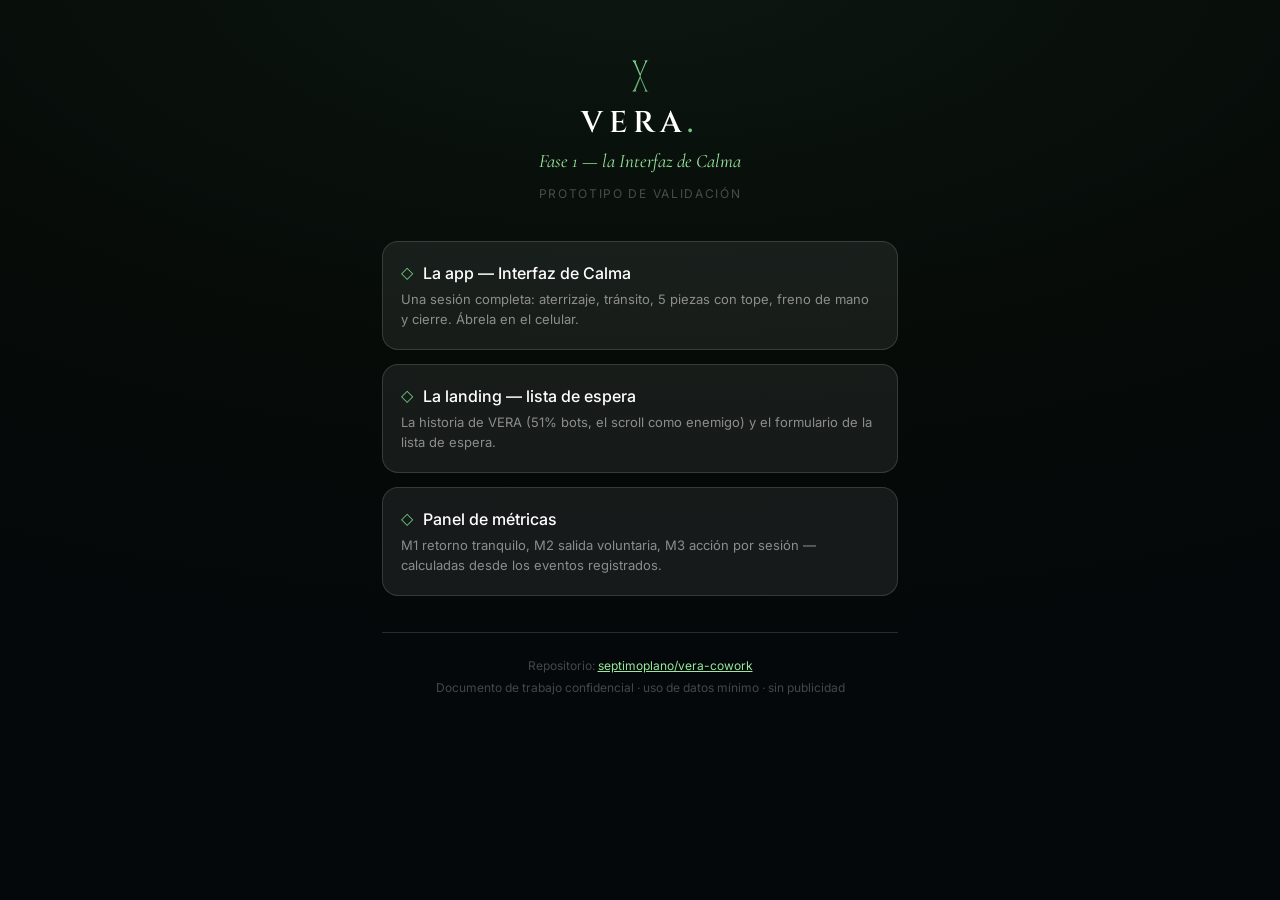
<file: index.html>
<!DOCTYPE html>
<html lang="es">
<head>
  <meta charset="UTF-8">
  <meta name="viewport" content="width=device-width, initial-scale=1.0, viewport-fit=cover">
  <meta name="theme-color" content="#080e0a">
  <title>VERA — portada</title>
  <meta name="description" content="Portada del prototipo de validación de VERA: la app Interfaz de Calma, el panel de métricas y la landing.">
  <link rel="preconnect" href="https://fonts.googleapis.com">
  <link href="https://fonts.googleapis.com/css2?family=Cinzel:wght@400;600&family=Cormorant+Garamond:ital,wght@0,300;0,400&family=Inter:wght@300;400;500&display=swap" rel="stylesheet">
  <style>
    :root{
      --g100:#99E89D;--g200:#73C883;--g300:#4DA768;--g400:#26874E;--g500:#006633;
      --text:rgba(255,255,255,.92);--muted:rgba(255,255,255,.50);--faint:rgba(255,255,255,.26);
      --glass-bg:rgba(255,255,255,.07);--glass-border:rgba(255,255,255,.14);--radius:16px;
    }
    *,*::before,*::after{margin:0;padding:0;box-sizing:border-box;}
    body{
      background:radial-gradient(120% 80% at 50% -5%, #0d1712 0%, #060b08 55%, #04080a 100%) fixed;
      color:var(--text);font-family:'Inter',system-ui,sans-serif;-webkit-font-smoothing:antialiased;
      min-height:100vh;overflow-x:hidden;
    }
    .wrap{max-width:560px;margin:0 auto;padding:60px 22px 72px;}
    header{text-align:center;margin-bottom:40px;}
    .vmark{display:inline-flex;flex-direction:column;line-height:.6;font-family:'Cinzel',serif;color:var(--g200);font-size:22px;}
    .vmark span:last-child{transform:scaleY(-1);opacity:.85;}
    .brand{font-family:'Cinzel',serif;letter-spacing:.2em;font-size:30px;color:#fff;font-weight:600;margin-top:14px;}
    .brand .dot{color:var(--g200);}
    .sub{font-family:'Cormorant Garamond',serif;font-style:italic;font-size:19px;color:var(--g100);margin-top:6px;}
    .nota{font-size:12px;color:var(--faint);letter-spacing:.14em;text-transform:uppercase;margin-top:14px;}

    a.tile{display:block;text-decoration:none;color:inherit;border:1px solid var(--glass-border);background:var(--glass-bg);
      border-radius:var(--radius);padding:20px 18px;margin-bottom:14px;transition:border-color .2s,background .2s;}
    a.tile:hover{border-color:var(--g300);background:rgba(115,200,131,.08);}
    .tile-t{font-size:16px;color:#fff;font-weight:500;display:flex;align-items:center;gap:10px;}
    .tile-t .ic{color:var(--g200);font-family:'Cinzel',serif;}
    .tile-d{font-size:13px;color:var(--muted);margin-top:6px;line-height:1.5;}

    footer{margin-top:36px;text-align:center;font-size:12px;color:var(--faint);line-height:1.8;border-top:1px solid var(--glass-border);padding-top:22px;}
    footer a{color:var(--g100);}
  </style>
</head>
<body>
  <div class="wrap">
    <header>
      <span class="vmark"><span>V</span><span>V</span></span>
      <div class="brand">VERA<span class="dot">.</span></div>
      <div class="sub">Fase 1 — la Interfaz de Calma</div>
      <div class="nota">Prototipo de validación</div>
    </header>

    <a class="tile" href="app/index.html">
      <div class="tile-t"><span class="ic">◇</span> La app — Interfaz de Calma</div>
      <div class="tile-d">Una sesión completa: aterrizaje, tránsito, 5 piezas con tope, freno de mano y cierre. Ábrela en el celular.</div>
    </a>

    <a class="tile" href="landing/index.html">
      <div class="tile-t"><span class="ic">◇</span> La landing — lista de espera</div>
      <div class="tile-d">La historia de VERA (51% bots, el scroll como enemigo) y el formulario de la lista de espera.</div>
    </a>

    <a class="tile" href="app/metricas.html">
      <div class="tile-t"><span class="ic">◇</span> Panel de métricas</div>
      <div class="tile-d">M1 retorno tranquilo, M2 salida voluntaria, M3 acción por sesión — calculadas desde los eventos registrados.</div>
    </a>

    <footer>
      Repositorio: <a href="https://github.com/septimoplano/vera-cowork">septimoplano/vera-cowork</a><br>
      Documento de trabajo confidencial · uso de datos mínimo · sin publicidad
    </footer>
  </div>
</body>
</html>
</file>
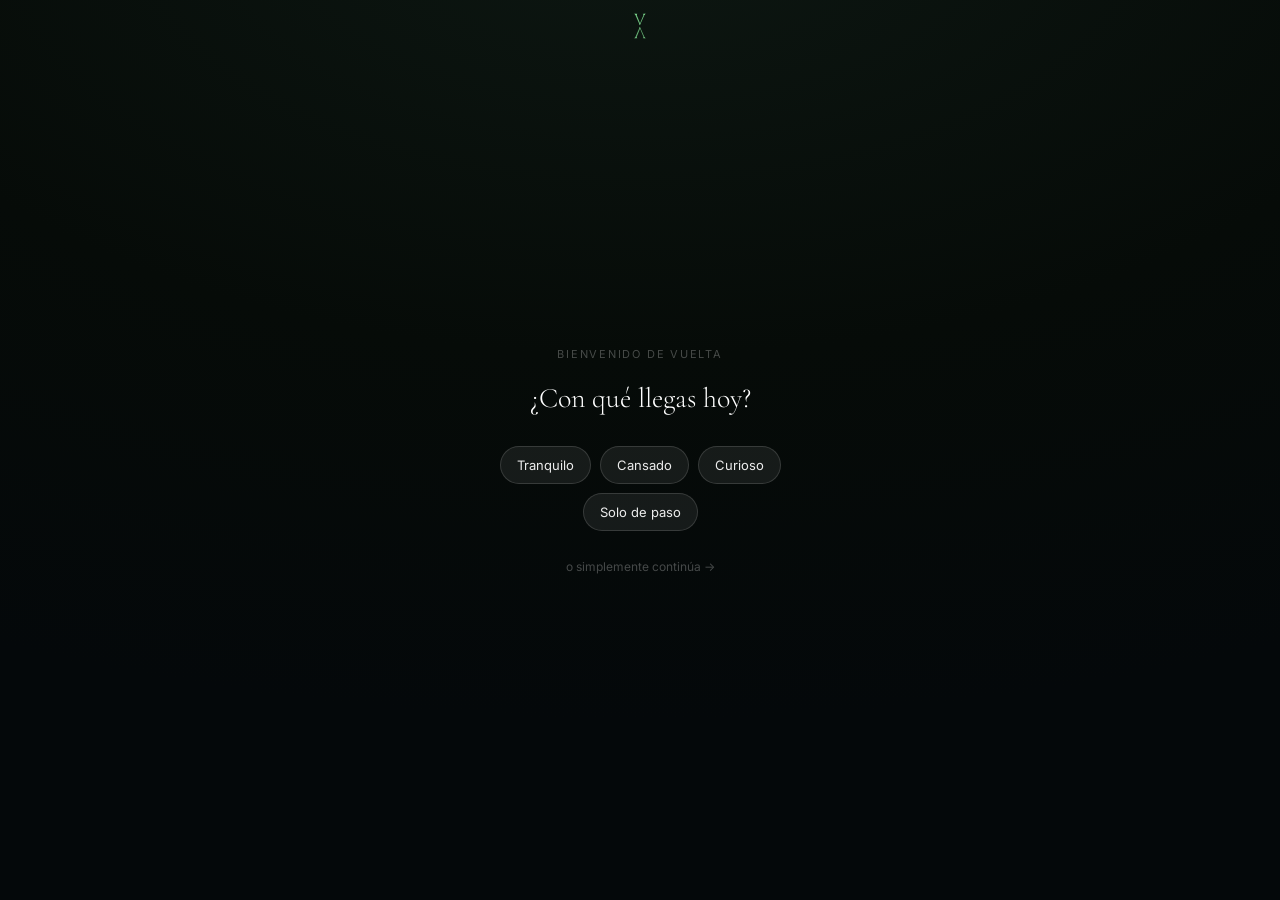
<file: app/index.html>
<!DOCTYPE html>
<html lang="es">
<head>
  <meta charset="UTF-8">
  <meta name="viewport" content="width=device-width, initial-scale=1.0, viewport-fit=cover">
  <meta name="theme-color" content="#080e0a">
  <title>VERA — Interfaz de Calma</title>
  <link rel="stylesheet" href="styles.css">
</head>
<body>
  <div id="app">
    <header class="topbar">
      <span class="vmark"><span>V</span><span>V</span></span>
    </header>

    <!-- S1 · Aterrizaje: pregunta del día + fichas (saltable) -->
    <section class="vista" id="v-aterrizaje" hidden>
      <div class="aterrizaje">
        <p class="greet">Bienvenido de vuelta</p>
        <h1 class="pregunta" id="pregunta"></h1>
        <div class="fichas" id="fichas"></div>
        <button class="saltar" id="saltar">o simplemente continúa →</button>
      </div>
    </section>

    <!-- S2 · Tránsito de calma -->
    <section class="vista" id="v-transito" hidden>
      <div class="transito">
        <div class="respira" aria-hidden="true"></div>
        <p class="respira-txt">Tómate un segundo.<br>Esto no se va a ningún lado.</p>
      </div>
    </section>

    <!-- S3 · Contenido con tope -->
    <section class="vista" id="v-contenido" hidden>
      <div class="contenido">
        <div class="tope-bar">
          <span class="tope-count" id="tope-count"></span>
          <span class="tope-dots" id="tope-dots"></span>
        </div>
        <div id="pieza"></div>
        <button class="btn-primario" id="btn-siguiente">Siguiente →</button>
      </div>
    </section>

    <!-- S4 · Freno de mano: invita a cerrar, jamás bloquea -->
    <section class="vista" id="v-freno" hidden>
      <div class="freno">
        <div class="vmark" style="font-size:22px;margin-bottom:6px;"><span>V</span><span>V</span></div>
        <h2 class="freno-t">Por hoy,<br>esto es suficiente.</h2>
        <p class="freno-s" id="freno-sub"></p>
        <button class="btn-primario" id="btn-cerrar-calma">Cerrar con calma</button>
        <button class="btn-fantasma" id="btn-vermas">Ver un poco más</button>
      </div>
    </section>

    <!-- S5 · Cierre con propósito -->
    <section class="vista" id="v-cierre" hidden>
      <div class="cierre">
        <div class="logo-sm">VERA</div>
        <h2 class="cierre-t">Hoy hiciste<br>que cuente.</h2>
        <div class="resumen" id="resumen"></div>
        <p class="cierre-pie">Nos vemos cuando quieras volver.</p>
      </div>
    </section>

    <!-- Ráfaga ansiosa: mensaje de calma, sin contenido, sin culpa -->
    <section class="vista" id="v-rafaga" hidden>
      <div class="freno">
        <div class="freno-mark">◇</div>
        <h2 class="freno-t">Volviste rápido, y está bien.</h2>
        <p class="freno-s" id="rafaga-txt">Aquí no hay nada nuevo que se escape. Tu círculo sigue donde mismo. Date un momento.</p>
        <button class="btn-primario" id="btn-rafaga-ok">Vuelvo más tarde</button>
      </div>
    </section>

    <!-- Agotado: presupuesto del día completo + modo producir (nunca "no puedes") -->
    <section class="vista" id="v-agotado" hidden>
      <div class="freno">
        <div class="freno-mark">✦</div>
        <h2 class="freno-t">Tu día en VERA ya está completo.</h2>
        <p class="freno-s">Viste lo que había que ver. Si algo te quedó dando vueltas, este es buen momento para escribirlo.</p>
        <div id="agotado-comp" style="width:100%"></div>
        <p class="freno-s">Mañana tu círculo trae cosas nuevas.</p>
      </div>
    </section>
  </div>

  <script src="config.js"></script>
  <script src="eventos.js"></script>
  <script src="seed.js"></script>
  <script src="app.js"></script>
</body>
</html>
</file>
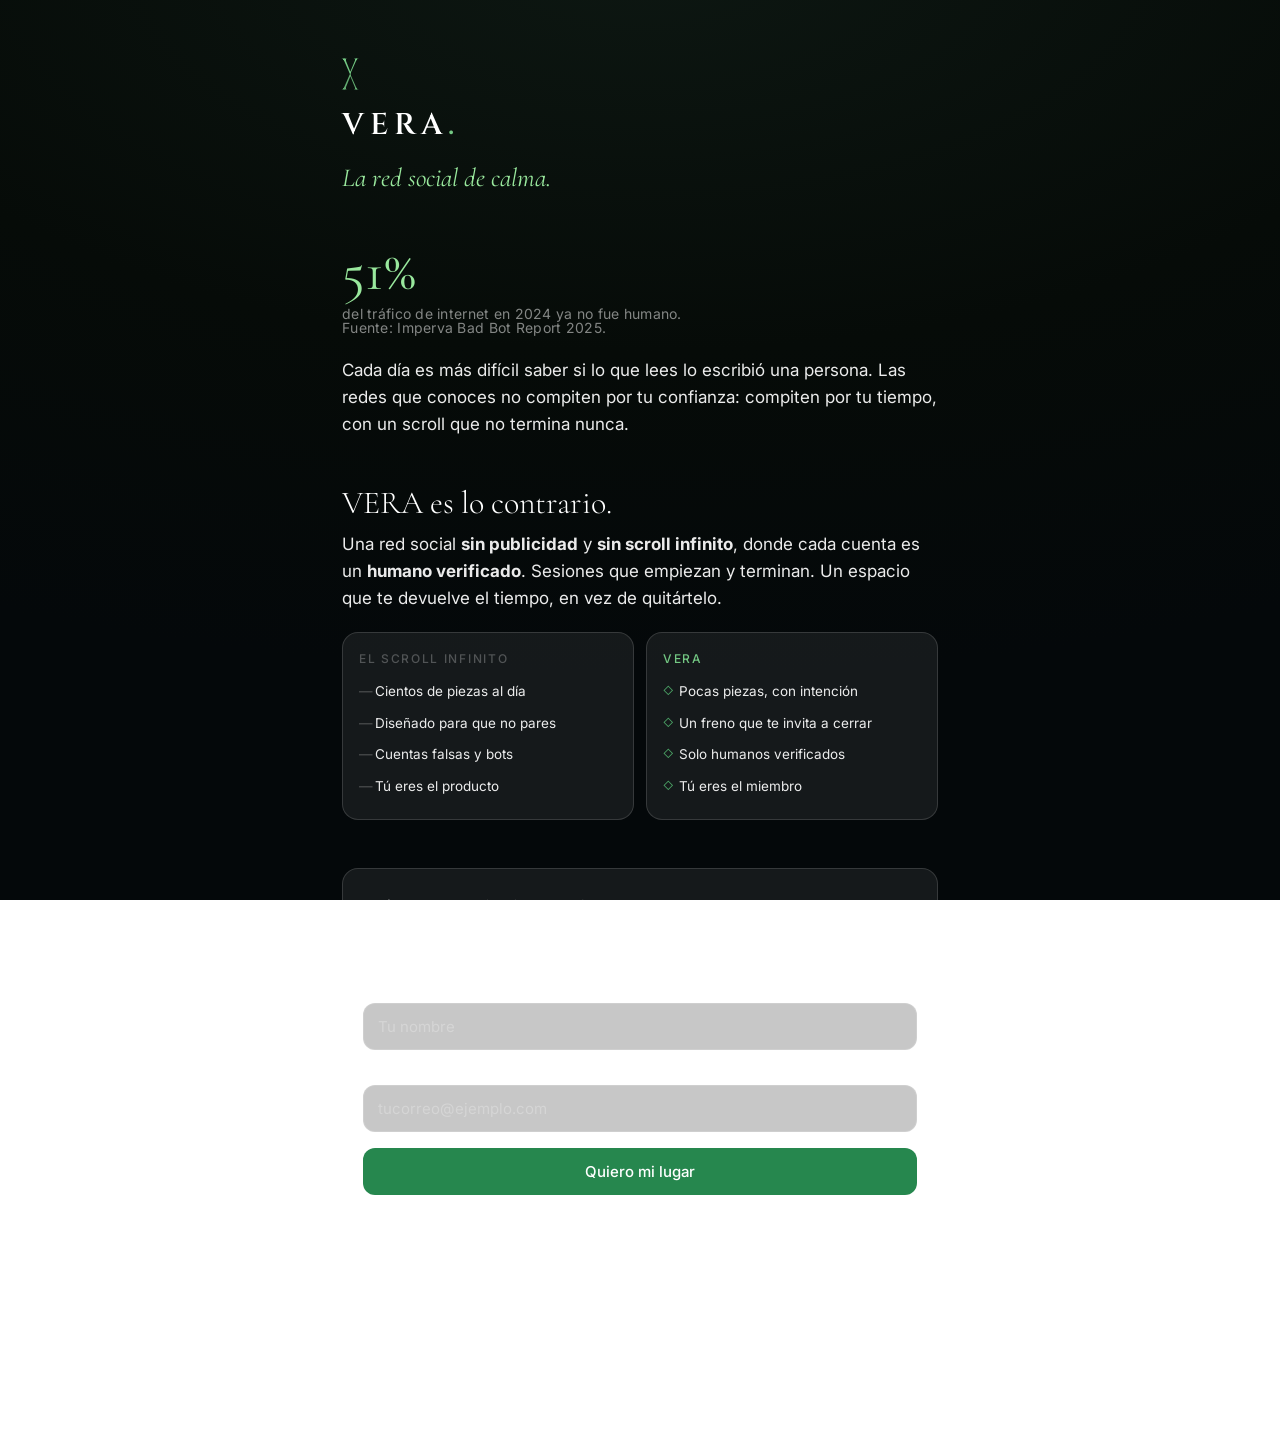
<file: landing/index.html>
<!DOCTYPE html>
<html lang="es">
<head>
  <meta charset="UTF-8">
  <meta name="viewport" content="width=device-width, initial-scale=1.0, viewport-fit=cover">
  <meta name="theme-color" content="#080e0a">
  <title>VERA — la red social de calma</title>
  <meta name="description" content="Una red social sin publicidad y sin scroll infinito, donde cada cuenta es un humano verificado. Súmate a la lista de espera.">
  <link rel="preconnect" href="https://fonts.googleapis.com">
  <link href="https://fonts.googleapis.com/css2?family=Cinzel:wght@400;600&family=Cormorant+Garamond:ital,wght@0,300;0,400;1,300;1,400&family=Inter:wght@300;400;500;600&display=swap" rel="stylesheet">
  <style>
    /* Estética heredada del wireframe (mismas variables que app/styles.css). */
    :root{
      --g100:#99E89D;--g200:#73C883;--g300:#4DA768;--g400:#26874E;--g500:#006633;
      --dark-bg:#080e0a;--text:rgba(255,255,255,.92);--muted:rgba(255,255,255,.50);--faint:rgba(255,255,255,.26);
      --glass-bg:rgba(255,255,255,.07);--glass-border:rgba(255,255,255,.14);--radius:16px;
    }
    *,*::before,*::after{margin:0;padding:0;box-sizing:border-box;}
    html{-webkit-text-size-adjust:100%;scroll-behavior:smooth;}
    body{
      background:radial-gradient(120% 80% at 50% -5%, #0d1712 0%, #060b08 55%, #04080a 100%) fixed;
      color:var(--text);font-family:'Inter',system-ui,sans-serif;-webkit-font-smoothing:antialiased;
      min-height:100vh;overflow-x:hidden;line-height:1.6;
    }
    .wrap{max-width:640px;margin:0 auto;padding:56px 22px 72px;}
    .vmark{display:inline-flex;flex-direction:column;line-height:.6;font-family:'Cinzel',serif;color:var(--g200);font-size:22px;}
    .vmark span:last-child{transform:scaleY(-1);opacity:.85;}
    .brand{font-family:'Cinzel',serif;letter-spacing:.2em;font-size:30px;color:#fff;font-weight:600;margin-top:14px;}
    .brand .dot{color:var(--g200);}
    .tagline{font-family:'Cormorant Garamond',serif;font-style:italic;font-size:clamp(20px,5.5vw,26px);color:var(--g100);margin-top:8px;}

    h2{font-family:'Cormorant Garamond',serif;font-weight:300;font-size:clamp(24px,6.5vw,32px);color:#fff;line-height:1.25;margin:0 0 8px;}
    p.lead{font-size:clamp(15px,4vw,17px);color:var(--text);}
    .muted{color:var(--muted);}
    section{margin-top:44px;}
    .dato{font-family:'Cormorant Garamond',serif;font-size:clamp(38px,12vw,56px);color:var(--g100);font-weight:400;line-height:1;}
    .dato small{display:block;font-family:'Inter',sans-serif;font-size:14px;color:var(--muted);margin-top:8px;font-weight:400;letter-spacing:.02em;}

    .contrast{display:grid;grid-template-columns:1fr 1fr;gap:12px;margin-top:20px;}
    .col{border:1px solid var(--glass-border);background:var(--glass-bg);border-radius:var(--radius);padding:16px;}
    .col h3{font-size:12px;letter-spacing:.14em;text-transform:uppercase;margin-bottom:8px;font-weight:500;}
    .col.malo h3{color:var(--faint);} .col.bueno h3{color:var(--g200);}
    .col ul{list-style:none;font-size:13.5px;color:var(--text);}
    .col li{padding:5px 0;padding-left:16px;position:relative;}
    .col li::before{content:"—";position:absolute;left:0;color:var(--faint);}
    .col.bueno li::before{content:"◇";color:var(--g300);font-size:10px;top:6px;}

    /* ── Formulario lista de espera ── */
    .cta{margin-top:48px;border:1px solid var(--glass-border);background:var(--glass-bg);border-radius:var(--radius);padding:24px 20px;}
    .cta h2{margin-bottom:6px;}
    form{margin-top:16px;display:flex;flex-direction:column;gap:10px;}
    label{font-size:12px;color:var(--muted);letter-spacing:.02em;}
    input{width:100%;padding:13px 14px;border-radius:12px;border:1px solid var(--glass-border);background:rgba(0,0,0,.22);color:var(--text);font-size:15px;font-family:inherit;}
    input:focus{outline:none;border-color:var(--g300);}
    input::placeholder{color:var(--faint);}
    /* Honeypot anti-bot: oculto para humanos, tentador para bots (ver docs/verificacion-humana.md). */
    .hp{position:absolute;left:-9999px;width:1px;height:1px;overflow:hidden;}
    button{margin-top:6px;padding:14px;border-radius:12px;background:var(--g400);color:#fff;font-size:15px;font-weight:500;border:none;cursor:pointer;font-family:inherit;}
    button:hover{background:var(--g300);}
    .form-nota{font-size:11px;color:var(--faint);margin-top:4px;line-height:1.5;}
    .ok-msg{display:none;text-align:center;padding:8px 0;}
    .ok-msg .vmark{font-size:26px;margin-bottom:10px;}
    .ok-msg h2{margin-bottom:6px;}

    footer{margin-top:56px;border-top:1px solid var(--glass-border);padding-top:22px;font-size:12px;color:var(--faint);line-height:1.8;text-align:center;}
    a{color:var(--g100);}
    @media (max-width:420px){.contrast{grid-template-columns:1fr;}}
  </style>
</head>
<body>
  <div class="wrap">

    <header>
      <span class="vmark"><span>V</span><span>V</span></span>
      <div class="brand">VERA<span class="dot">.</span></div>
      <div class="tagline">La red social de calma.</div>
    </header>

    <section>
      <div class="dato">51%
        <small>del tráfico de internet en 2024 ya no fue humano.<br>Fuente: Imperva Bad Bot Report 2025.</small>
      </div>
      <p class="lead" style="margin-top:22px;">
        Cada día es más difícil saber si lo que lees lo escribió una persona.
        Las redes que conoces no compiten por tu confianza: compiten por tu tiempo,
        con un scroll que no termina nunca.
      </p>
    </section>

    <section>
      <h2>VERA es lo contrario.</h2>
      <p class="lead muted">
        Una red social <strong style="color:var(--text)">sin publicidad</strong> y
        <strong style="color:var(--text)">sin scroll infinito</strong>, donde cada cuenta
        es un <strong style="color:var(--text)">humano verificado</strong>. Sesiones que
        empiezan y terminan. Un espacio que te devuelve el tiempo, en vez de quitártelo.
      </p>

      <div class="contrast">
        <div class="col malo">
          <h3>El scroll infinito</h3>
          <ul>
            <li>Cientos de piezas al día</li>
            <li>Diseñado para que no pares</li>
            <li>Cuentas falsas y bots</li>
            <li>Tú eres el producto</li>
          </ul>
        </div>
        <div class="col bueno">
          <h3>VERA</h3>
          <ul>
            <li>Pocas piezas, con intención</li>
            <li>Un freno que te invita a cerrar</li>
            <li>Solo humanos verificados</li>
            <li>Tú eres el miembro</li>
          </ul>
        </div>
      </div>
    </section>

    <!-- ── Lista de espera ── -->
    <section class="cta" id="cta">
      <div id="form-box">
        <h2>Súmate a la lista de espera.</h2>
        <p class="muted" style="font-size:14px;">
          Te escribiremos cuando VERA abra sus primeras puertas. Sin spam, sin ruido.
        </p>
        <form id="waitlist" novalidate>
          <div>
            <label for="nombre">Nombre</label>
            <input type="text" id="nombre" name="nombre" placeholder="Tu nombre" autocomplete="given-name" required>
          </div>
          <div>
            <label for="email">Correo</label>
            <input type="email" id="email" name="email" placeholder="tucorreo@ejemplo.com" autocomplete="email" required>
          </div>
          <!-- honeypot: si se rellena, es un bot → se descarta en silencio -->
          <div class="hp" aria-hidden="true">
            <label>No llenar este campo<input type="text" id="empresa" name="empresa" tabindex="-1" autocomplete="off"></label>
          </div>
          <button type="submit">Quiero mi lugar</button>
          <p class="form-nota">
            Guardamos solo tu nombre y correo, para avisarte. Podrás borrarte cuando quieras.
          </p>
        </form>
      </div>

      <div class="ok-msg" id="ok-msg">
        <div class="vmark"><span>V</span><span>V</span></div>
        <h2>Quedaste en la lista.</h2>
        <p class="muted">Gracias por querer un internet más humano. Te escribiremos.</p>
      </div>
    </section>

    <footer>
      VERA · red social de calma · humanos verificados<br>
      Documento de trabajo · uso de datos mínimo y transparente · sin publicidad
    </footer>
  </div>

  <script>
    // ─────────────────────────────────────────────────────────────────────────
    //  Lista de espera — almacenamiento LOCAL de validación.
    //
    //  En esta etapa persiste en localStorage.vera_waitlist. NO es la lista real
    //  de campaña: solo prueba que la captura funciona en las entrevistas H1.
    //
    //  ┌─ HOOK MailerLite (Etapa de campaña) ─────────────────────────────────┐
    //  │ Reemplazar el bloque marcado más abajo por una llamada al endpoint de │
    //  │ MailerLite (grupo "VERA lista de espera"), con double opt-in activado. │
    //  │ Cuenta MailerLite a definir con el fundador (spec.md, pregunta abierta).│
    //  │ Ejemplo:                                                               │
    //  │   await fetch('https://connect.mailerlite.com/api/subscribers', {      │
    //  │     method:'POST',                                                     │
    //  │     headers:{'Content-Type':'application/json',                        │
    //  │              'Authorization':'Bearer '+TOKEN},   // token vía backend, │
    //  │     body: JSON.stringify({ email, fields:{name:nombre},               │
    //  │                            groups:[GRUPO_ID] })                        │
    //  │   });                                                                  │
    //  │ ⚠ El token NUNCA va en este HTML (boundary: sin secretos en el repo).  │
    //  │   Debe pasar por un backend/función serverless que lo guarde.          │
    //  └────────────────────────────────────────────────────────────────────────┘
    // ─────────────────────────────────────────────────────────────────────────
    (function () {
      var WAITLIST_KEY = 'vera_waitlist';
      var form = document.getElementById('waitlist');

      function leer() {
        try { return JSON.parse(localStorage.getItem(WAITLIST_KEY)) || []; }
        catch (_) { return []; }
      }

      form.addEventListener('submit', function (e) {
        e.preventDefault();

        // Anti-bot: honeypot relleno → descartar en silencio (finge éxito).
        if (document.getElementById('empresa').value.trim() !== '') {
          mostrarGracias();
          return;
        }

        var nombre = document.getElementById('nombre').value.trim();
        var email = document.getElementById('email').value.trim();
        if (!nombre || !/^[^\s@]+@[^\s@]+\.[^\s@]+$/.test(email)) return;

        // ── Persistencia local (reemplazar por el HOOK MailerLite en campaña) ──
        var lista = leer();
        lista.push({ nombre: nombre, email: email, fecha: new Date().toISOString(), origen: 'landing' });
        localStorage.setItem(WAITLIST_KEY, JSON.stringify(lista));
        // ────────────────────────────────────────────────────────────────────

        console.log('[vera] alta lista de espera:', { nombre: nombre, email: email });
        mostrarGracias();
      });

      function mostrarGracias() {
        document.getElementById('form-box').style.display = 'none';
        document.getElementById('ok-msg').style.display = 'block';
      }
    })();
  </script>
</body>
</html>
</file>
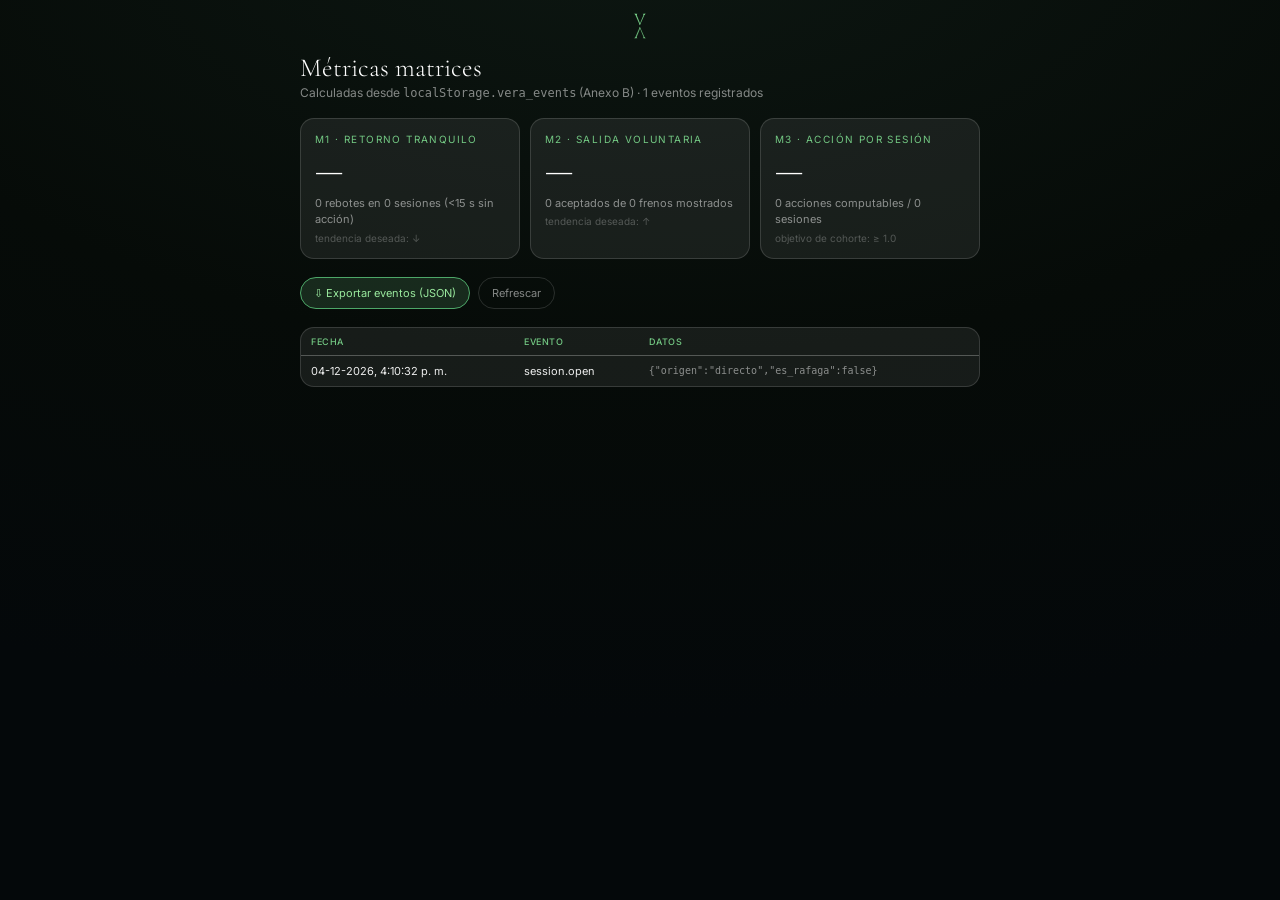
<file: app/metricas.html>
<!DOCTYPE html>
<html lang="es">
<head>
  <meta charset="UTF-8">
  <meta name="viewport" content="width=device-width, initial-scale=1.0, viewport-fit=cover">
  <meta name="theme-color" content="#080e0a">
  <title>VERA — Métricas matrices</title>
  <link rel="stylesheet" href="styles.css">
  <style>
    /* Estilos propios del panel (no toca styles.css de T4). */
    #app { max-width: 720px; }
    .panel-titulo { font-family: 'Cormorant Garamond', serif; font-weight: 300; font-size: 26px; color: #fff; margin: 10px 0 2px; }
    .panel-sub { font-size: 12px; color: var(--muted); margin-bottom: 18px; }
    .stats { display: grid; grid-template-columns: repeat(3, 1fr); gap: 10px; margin-bottom: 18px; }
    @media (max-width: 480px) { .stats { grid-template-columns: 1fr; } }
    .stat { border: 1px solid var(--glass-border); background: var(--glass-bg); border-radius: var(--radius-sm); padding: 14px; }
    .stat-nombre { font-size: 10px; letter-spacing: .14em; text-transform: uppercase; color: var(--g200); margin-bottom: 8px; }
    .stat-valor { font-family: 'Cormorant Garamond', serif; font-size: 34px; color: #fff; line-height: 1; }
    .stat-detalle { font-size: 11px; color: var(--muted); margin-top: 8px; line-height: 1.5; }
    .stat-tendencia { font-size: 10px; color: var(--faint); margin-top: 4px; }
    .acciones-panel { display: flex; gap: 8px; flex-wrap: wrap; margin-bottom: 18px; }
    .tabla-wrap { border: 1px solid var(--glass-border); background: var(--glass-bg); border-radius: var(--radius-sm); overflow-x: auto; }
    table { width: 100%; border-collapse: collapse; font-size: 11px; }
    th, td { text-align: left; padding: 8px 10px; border-bottom: 1px solid var(--glass-border); white-space: nowrap; }
    td.datos { white-space: normal; word-break: break-word; color: var(--muted); font-family: monospace; font-size: 10px; }
    th { color: var(--g200); font-weight: 500; letter-spacing: .06em; text-transform: uppercase; font-size: 9px; }
    tr:last-child td { border-bottom: none; }
    .vacio { padding: 28px; text-align: center; color: var(--muted); font-size: 13px; line-height: 1.7; }
  </style>
</head>
<body>
  <div id="app">
    <header class="topbar">
      <span class="vmark"><span>V</span><span>V</span></span>
    </header>

    <h1 class="panel-titulo">Métricas matrices</h1>
    <p class="panel-sub">Calculadas desde <code>localStorage.vera_events</code> (Anexo B) · <span id="n-eventos"></span></p>

    <div class="stats">
      <div class="stat">
        <div class="stat-nombre">M1 · Retorno tranquilo</div>
        <div class="stat-valor" id="m1">—</div>
        <div class="stat-detalle" id="m1-det">% de sesiones-rebote (&lt;15 s sin acción)</div>
        <div class="stat-tendencia">tendencia deseada: ↓</div>
      </div>
      <div class="stat">
        <div class="stat-nombre">M2 · Salida voluntaria</div>
        <div class="stat-valor" id="m2">—</div>
        <div class="stat-detalle" id="m2-det">frenos aceptados / frenos mostrados</div>
        <div class="stat-tendencia">tendencia deseada: ↑</div>
      </div>
      <div class="stat">
        <div class="stat-nombre">M3 · Acción por sesión</div>
        <div class="stat-valor" id="m3">—</div>
        <div class="stat-detalle" id="m3-det">acciones con intención computables / sesiones</div>
        <div class="stat-tendencia">objetivo de cohorte: ≥ 1.0</div>
      </div>
    </div>

    <div class="acciones-panel">
      <button class="accion primary" id="btn-exportar">⇩ Exportar eventos (JSON)</button>
      <button class="accion" id="btn-refrescar">Refrescar</button>
    </div>

    <div class="tabla-wrap" id="tabla-wrap"></div>
  </div>

  <script src="config.js"></script>
  <script src="eventos.js"></script>
  <script>
    // ── Cálculo puro de M1/M2/M3 (fórmulas exactas de docs/anexo-b-eventos.md) ──
    // Expuesto como función global para poder verificarse con eventos sintéticos.
    function calcularMetricas(eventos, config) {
      const de = tipo => eventos.filter(e => e.tipo === tipo);
      const cierres = de('session.close');

      // M1: sesiones con duracion_s < BOUNCE_MAX_S y 0 acciones, sobre el total
      const rebotes = cierres.filter(e =>
        e.datos.duracion_s < config.BOUNCE_MAX_S && e.datos.acciones === 0);
      const m1 = cierres.length ? (rebotes.length / cierres.length) * 100 : null;

      // M2: brake.result acepto / brake.shown
      const frenos = de('brake.shown').length;
      const aceptados = de('brake.result').filter(e => e.datos.resultado === 'acepto').length;
      const m2 = frenos ? (aceptados / frenos) * 100 : null;

      // M3: Σ action.* computables / Σ sesiones
      //  · reply/prompt_answer/create computan con chars ≥ MIN_CHARS
      //  · save computa siempre
      //  · gesture computa solo los primeros GESTURES_COUNTED_PER_DAY del día LOCAL
      const acciones = eventos.filter(e => e.tipo.startsWith('action.'));
      const gestosPorDia = {};
      let computables = 0;
      for (const e of acciones.slice().sort((a, b) => a.ts - b.ts)) {
        const t = e.datos.tipo;
        if (t === 'save') { computables++; continue; }
        if (t === 'gesture') {
          const d = new Date(e.ts);
          const dia = `${d.getFullYear()}-${d.getMonth() + 1}-${d.getDate()}`;
          gestosPorDia[dia] = (gestosPorDia[dia] || 0) + 1;
          if (gestosPorDia[dia] <= config.GESTURES_COUNTED_PER_DAY) computables++;
          continue;
        }
        // reply | prompt_answer | create
        if (typeof e.datos.chars === 'number' && e.datos.chars >= config.MIN_CHARS) computables++;
      }
      const m3 = cierres.length ? computables / cierres.length : null;

      return {
        m1, m2, m3,
        sesiones: cierres.length, rebotes: rebotes.length,
        frenosMostrados: frenos, frenosAceptados: aceptados,
        accionesComputables: computables, totalEventos: eventos.length,
      };
    }

    // ── Render del panel ──
    function pintar() {
      const eventos = leerEventos();
      const m = calcularMetricas(eventos, VERA_CONFIG);
      const $ = s => document.querySelector(s);
      const pct = v => v === null ? '—' : v.toFixed(v % 1 ? 1 : 0) + '%';

      $('#n-eventos').textContent = `${m.totalEventos} eventos registrados`;
      $('#m1').textContent = pct(m.m1);
      $('#m1-det').textContent = `${m.rebotes} rebote${m.rebotes === 1 ? '' : 's'} en ${m.sesiones} sesion${m.sesiones === 1 ? '' : 'es'} (<${VERA_CONFIG.BOUNCE_MAX_S} s sin acción)`;
      $('#m2').textContent = pct(m.m2);
      $('#m2-det').textContent = `${m.frenosAceptados} aceptado${m.frenosAceptados === 1 ? '' : 's'} de ${m.frenosMostrados} freno${m.frenosMostrados === 1 ? '' : 's'} mostrado${m.frenosMostrados === 1 ? '' : 's'}`;
      $('#m3').textContent = m.m3 === null ? '—' : m.m3.toFixed(m.m3 % 1 ? 2 : 1);
      $('#m3-det').textContent = `${m.accionesComputables} acci${m.accionesComputables === 1 ? 'ón' : 'ones'} computable${m.accionesComputables === 1 ? '' : 's'} / ${m.sesiones} sesion${m.sesiones === 1 ? '' : 'es'}`;

      const wrap = $('#tabla-wrap');
      if (!eventos.length) {
        wrap.innerHTML = `<div class="vacio">Sin eventos todavía.<br>
          Abre <a href="index.html" style="color:var(--g200)">la app</a>, vive una sesión y vuelve aquí.</div>`;
        return;
      }
      const filas = eventos.slice().reverse().map(e => `
        <tr>
          <td>${new Date(e.ts).toLocaleString('es-CL')}</td>
          <td>${e.tipo}</td>
          <td class="datos">${JSON.stringify(e.datos)}</td>
        </tr>`).join('');
      wrap.innerHTML = `<table>
        <thead><tr><th>Fecha</th><th>Evento</th><th>Datos</th></tr></thead>
        <tbody>${filas}</tbody></table>`;
    }

    document.querySelector('#btn-exportar').addEventListener('click', () => exportarEventos());
    document.querySelector('#btn-refrescar').addEventListener('click', pintar);
    pintar();
  </script>
</body>
</html>
</file>
<file: app/styles.css>
/* styles.css — sistema visual de VERA Fase 1 (T4).
   Porta las variables y componentes del wireframe (VERA Fase1 Wireframe.html)
   a un viewport móvil REAL: la app ocupa toda la pantalla, no un phone-frame decorativo.
   Responsive 320–430px. Sin overflow horizontal (box-sizing + anchos fluidos).

   Fuentes: Cinzel, Cormorant Garamond, Inter — heredadas del wireframe (stack del spec).
   Es la única dependencia externa; puede autohospedarse para uso offline en Etapa B.

   Clases pensadas para que T5 (app/index.html + app.js) las consuma tal cual.
*/
@import url('https://fonts.googleapis.com/css2?family=Cinzel:wght@400;600&family=Cormorant+Garamond:ital,wght@0,300;0,400;1,300;1,400&family=Inter:wght@300;400;500;600&display=swap');

:root {
  --g100:#99E89D; --g200:#73C883; --g300:#4DA768; --g400:#26874E; --g500:#006633;
  --dark-bg:#080e0a; --dark-s1:#0f1a11; --dark-s2:#162019;
  --glass-bg:rgba(255,255,255,.07); --glass-bg2:rgba(255,255,255,.13);
  --glass-border:rgba(255,255,255,.14);
  --text:rgba(255,255,255,.92); --muted:rgba(255,255,255,.50); --faint:rgba(255,255,255,.26);
  --radius:22px; --radius-sm:14px;
}

/* ── Reset mínimo ── */
*, *::before, *::after { margin:0; padding:0; box-sizing:border-box; }
html { scroll-behavior:smooth; -webkit-text-size-adjust:100%; }
html, body { height:100%; }
body {
  background:radial-gradient(120% 90% at 50% -10%, #0d1712 0%, #060b08 55%, #04080a 100%);
  background-attachment:fixed;
  color:var(--text); font-family:'Inter',system-ui,sans-serif; -webkit-font-smoothing:antialiased;
  min-height:100vh; overflow-x:hidden;
}
img, svg { max-width:100%; }
button { font-family:inherit; cursor:pointer; border:none; background:none; color:inherit; }
textarea { font-family:inherit; }

/* ── Contenedor de la app: una columna centrada, ancho de teléfono ── */
#app {
  width:100%; max-width:430px; margin:0 auto; min-height:100vh; min-height:100dvh;
  display:flex; flex-direction:column;
  padding:calc(env(safe-area-inset-top) + 16px) 20px calc(env(safe-area-inset-bottom) + 20px);
}

/* Una vista ocupa toda la altura disponible; T5 muestra una a la vez. */
.vista { flex:1; display:flex; flex-direction:column; min-height:0; }
.vista[hidden] { display:none; }

/* ── Marca ── */
.topbar { display:flex; justify-content:center; align-items:center; padding-bottom:6px; }
.vmark { display:inline-flex; flex-direction:column; line-height:.62; font-family:'Cinzel',serif; color:var(--g200); font-size:16px; }
.vmark span:last-child { transform:scaleY(-1); opacity:.85; }
.logo-sm { font-family:'Cinzel',serif; letter-spacing:.16em; font-size:14px; color:#fff; font-weight:600; }

/* ── S1 · Aterrizaje ── */
.aterrizaje { flex:1; display:flex; flex-direction:column; align-items:center; justify-content:center; text-align:center; }
.greet { font-size:11px; letter-spacing:.16em; text-transform:uppercase; color:var(--faint); margin-bottom:20px; }
.pregunta { font-family:'Cormorant Garamond',serif; font-size:clamp(23px,7vw,28px); line-height:1.25; color:#fff; font-weight:300; margin-bottom:30px; max-width:22ch; }
.fichas { display:flex; flex-wrap:wrap; gap:9px; justify-content:center; }
.ficha { font-size:13px; padding:10px 16px; border-radius:999px; border:1px solid var(--glass-border); background:var(--glass-bg); color:var(--text); }
.ficha.sel { background:rgba(115,200,131,.16); border-color:var(--g300); color:var(--g100); }
.saltar { margin-top:28px; font-size:12px; color:var(--faint); background:none; }

/* ── S2 · Tránsito de calma ── */
.transito { flex:1; display:flex; flex-direction:column; align-items:center; justify-content:center; gap:28px; }
.respira {
  width:112px; height:112px; border-radius:50%;
  background:radial-gradient(circle at 50% 45%, rgba(153,232,157,.30), rgba(38,135,78,.05) 70%);
  border:1px solid rgba(153,232,157,.30); animation:respira 4s ease-in-out infinite;
}
@keyframes respira { 0%,100%{ transform:scale(.86); opacity:.7; } 50%{ transform:scale(1.06); opacity:1; } }
@media (prefers-reduced-motion: reduce) { .respira { animation:none; } }
.respira-txt { font-family:'Cormorant Garamond',serif; font-style:italic; font-size:18px; color:var(--g100); text-align:center; max-width:24ch; }

/* ── S3 · Contenido con tope ── */
.contenido { flex:1; display:flex; flex-direction:column; overflow-y:auto; }
.tope-bar { display:flex; align-items:center; justify-content:space-between; margin-bottom:14px; }
.tope-count { font-size:12px; color:var(--muted); letter-spacing:.04em; }
.tope-dots { display:flex; gap:5px; }
.tdot { width:7px; height:7px; border-radius:50%; background:var(--glass-bg2); }
.tdot.on { background:var(--g200); }

.card { border:1px solid var(--glass-border); background:var(--glass-bg); border-radius:var(--radius-sm); padding:14px; margin-bottom:12px; }
.card-head { display:flex; align-items:center; gap:10px; margin-bottom:10px; }
.av { width:32px; height:32px; border-radius:50%; background:linear-gradient(135deg,var(--g300),var(--g500)); flex-shrink:0; display:flex; align-items:center; justify-content:center; font-size:12px; color:#fff; font-weight:600; position:relative; }
.verif { position:absolute; bottom:-3px; right:-3px; width:14px; height:14px; border-radius:50%; background:var(--g200); border:2px solid var(--dark-bg); display:flex; align-items:center; justify-content:center; font-size:7px; color:#04140a; font-weight:700; }
.card-nombre { font-size:13px; color:#fff; font-weight:500; }
.card-sub { font-size:10px; color:var(--faint); }
.card-cuerpo { font-size:13px; line-height:1.55; color:var(--text); }
.card-prompt { border-style:dashed; border-color:rgba(153,232,157,.30); background:rgba(153,232,157,.05); }
.prompt-tag { font-size:9px; letter-spacing:.14em; text-transform:uppercase; color:var(--g200); margin-bottom:6px; }

.acciones { display:flex; flex-wrap:wrap; gap:8px; margin-top:12px; }
.accion { font-size:11px; padding:8px 13px; border-radius:999px; border:1px solid var(--glass-border); color:var(--muted); background:none; }
.accion.primary { background:rgba(115,200,131,.16); border-color:var(--g300); color:var(--g100); }

/* ── Compositor (responder / prompt / crear) ── */
.compositor { margin-top:10px; }
.compositor textarea {
  width:100%; min-height:96px; resize:vertical; padding:12px;
  border-radius:var(--radius-sm); border:1px solid var(--glass-border);
  background:rgba(0,0,0,.20); color:var(--text); font-size:13px; line-height:1.5;
}
.compositor textarea::placeholder { color:var(--faint); }
.compositor-pie { display:flex; align-items:center; justify-content:space-between; margin-top:8px; gap:10px; }
.contador { font-size:10px; color:var(--faint); }
.contador.ok { color:var(--g200); }

/* ── S4 · Freno de mano (también ráfaga ansiosa y estado agotado) ── */
.freno { flex:1; display:flex; flex-direction:column; align-items:center; justify-content:center; text-align:center; gap:8px; }
.freno-mark { font-family:'Cinzel',serif; font-size:26px; color:var(--g200); letter-spacing:.1em; margin-bottom:8px; }
.freno-t { font-family:'Cormorant Garamond',serif; font-size:clamp(22px,6.5vw,26px); color:#fff; font-weight:300; line-height:1.3; }
.freno-s { font-size:12px; color:var(--muted); line-height:1.6; max-width:26ch; margin-top:6px; }
.btn-primario { margin-top:20px; width:100%; padding:14px; border-radius:12px; background:var(--g400); color:#fff; font-size:14px; font-weight:500; }
.btn-fantasma { margin-top:10px; width:100%; padding:12px; border-radius:12px; background:transparent; color:var(--faint); font-size:12px; border:1px solid var(--glass-border); }

/* ── S5 · Cierre con propósito ── */
.cierre { flex:1; display:flex; flex-direction:column; align-items:center; justify-content:center; text-align:center; gap:18px; }
.cierre-t { font-family:'Cormorant Garamond',serif; font-size:clamp(22px,6.5vw,26px); color:#fff; font-weight:300; line-height:1.3; }
.resumen { width:100%; border:1px solid var(--glass-border); background:var(--glass-bg); border-radius:var(--radius-sm); padding:16px; text-align:left; }
.resumen-fila { display:flex; align-items:center; gap:10px; font-size:13px; color:var(--text); padding:7px 0; }
.resumen-fila .ic { width:22px; height:22px; border-radius:7px; background:rgba(115,200,131,.16); display:flex; align-items:center; justify-content:center; font-size:11px; color:var(--g100); flex-shrink:0; }
.cierre-pie { font-family:'Cormorant Garamond',serif; font-style:italic; font-size:15px; color:var(--g100); }

/* ── Utilidades ── */
.centrado { text-align:center; }
.oculto, [hidden] { display:none !important; }

/* Pantallas muy angostas (≤340px): apretar un poco sin romper. */
@media (max-width:340px) {
  #app { padding-left:14px; padding-right:14px; }
  .ficha { font-size:12px; padding:9px 13px; }
  .pregunta { font-size:22px; }
}
</file>
